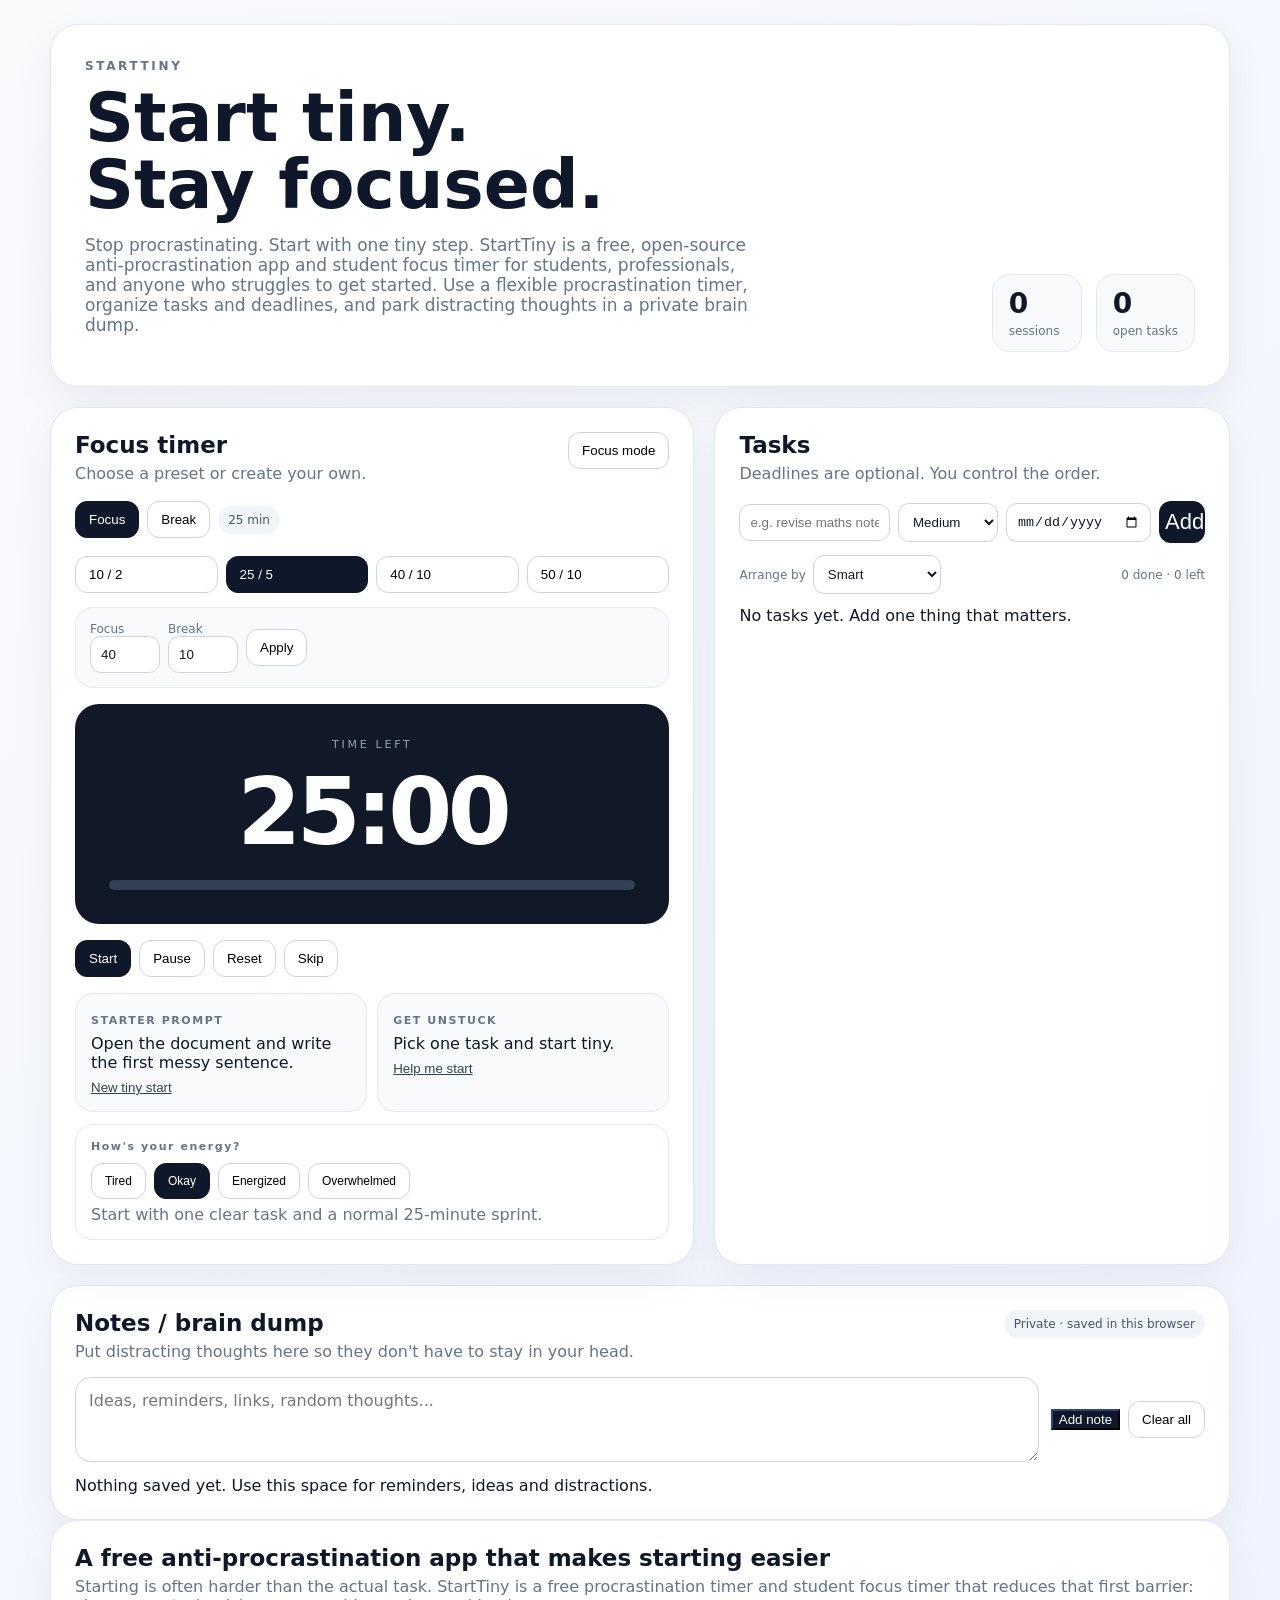
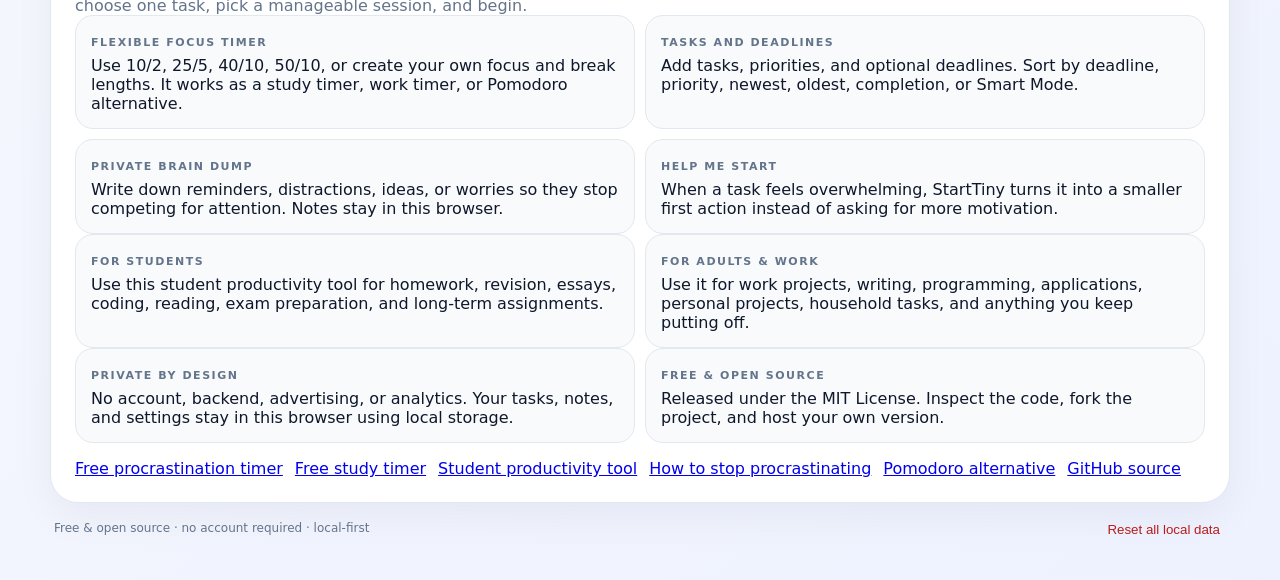
<file: index.html>
<!doctype html>
<html lang="en">
<head>
  <meta charset="utf-8">
  <meta name="viewport" content="width=device-width,initial-scale=1">
  <meta name="theme-color" content="#111827">
  <title>StartTiny — Free Procrastination Timer & Anti-Procrastination App</title>
  <meta name="description" content="Free procrastination timer and anti-procrastination app for students and adults. StartTiny is an open-source student focus timer with tasks, deadlines, brain-dump notes, and custom sessions. No account required.">
  <meta name="robots" content="index, follow, max-image-preview:large, max-snippet:-1, max-video-preview:-1">
  <link rel="canonical" href="https://g4hio.github.io/starttiny/">
  <meta property="og:type" content="website">
  <meta property="og:title" content="StartTiny — Free Procrastination Timer & Anti-Procrastination App">
  <meta property="og:description" content="A free, open-source focus and anti-procrastination tool for students, professionals, and anyone who struggles to get started.">
  <meta property="og:url" content="https://g4hio.github.io/starttiny/">
  <meta property="og:site_name" content="StartTiny">
  <meta name="twitter:card" content="summary">
  <meta name="twitter:title" content="StartTiny — Free Procrastination Timer">
  <meta name="twitter:description" content="Free, private, open-source anti-procrastination app with a flexible student focus timer, tasks, and a brain dump.">
  <link rel="stylesheet" href="styles.css">
</head>
<body>
  <main class="app-shell">
    <header class="hero">
      <div>
        <div class="eyebrow">STARTTINY</div>
        <h1>Start tiny.<br>Stay focused.</h1>
        <p>Stop procrastinating. Start with one tiny step. StartTiny is a free, open-source anti-procrastination app and student focus timer for students, professionals, and anyone who struggles to get started. Use a flexible procrastination timer, organize tasks and deadlines, and park distracting thoughts in a private brain dump.</p>
      </div>
      <div class="header-stats">
        <div><strong id="sessionCount">0</strong><span>sessions</span></div>
        <div><strong id="openCount">0</strong><span>open tasks</span></div>
      </div>
    </header>

    <section class="grid">
      <section class="panel timer-panel">
        <div class="panel-head">
          <div>
            <h2>Focus timer</h2>
            <p>Choose a preset or create your own.</p>
          </div>
          <button id="focusModeBtn" class="ghost-btn">Focus mode</button>
        </div>

        <div class="mode-row">
          <button class="mode-btn active" data-mode="focus">Focus</button>
          <button class="mode-btn" data-mode="break">Break</button>
          <span id="durationLabel" class="pill">25 min</span>
        </div>

        <div class="presets">
          <button data-focus="10" data-break="2">10 / 2</button>
          <button class="selected" data-focus="25" data-break="5">25 / 5</button>
          <button data-focus="40" data-break="10">40 / 10</button>
          <button data-focus="50" data-break="10">50 / 10</button>
        </div>

        <div class="custom-row">
          <label>Focus <input id="customFocus" type="number" min="1" max="240" value="40"></label>
          <label>Break <input id="customBreak" type="number" min="1" max="120" value="10"></label>
          <button id="applyCustom">Apply</button>
        </div>

        <div class="timer-card">
          <div class="timer-caption">TIME LEFT</div>
          <div id="timerDisplay">25:00</div>
          <div class="progress-track"><div id="timerProgress"></div></div>
        </div>

        <div class="action-row">
          <button id="startBtn" class="primary">Start</button>
          <button id="pauseBtn">Pause</button>
          <button id="resetBtn">Reset</button>
          <button id="skipBtn" class="ghost-btn">Skip</button>
        </div>

        <div class="helper-grid">
          <article>
            <span>STARTER PROMPT</span>
            <p id="promptText">Open the document and write the first messy sentence.</p>
            <button id="newPrompt" class="link-btn">New tiny start</button>
          </article>
          <article>
            <span>GET UNSTUCK</span>
            <p id="unstuckText">Pick one task and start tiny.</p>
            <button id="helpBtn" class="link-btn">Help me start</button>
          </article>
        </div>

        <div class="energy">
          <div class="energy-title">How's your energy?</div>
          <div class="energy-buttons">
            <button data-energy="tired">Tired</button>
            <button data-energy="okay" class="selected">Okay</button>
            <button data-energy="energized">Energized</button>
            <button data-energy="overwhelmed">Overwhelmed</button>
          </div>
          <p id="energyTip">Start with one clear task and a normal 25-minute sprint.</p>
        </div>
      </section>

      <section class="panel tasks-panel">
        <div class="panel-head">
          <div>
            <h2>Tasks</h2>
            <p>Deadlines are optional. You control the order.</p>
          </div>
        </div>

        <div class="task-input-row">
          <input id="taskInput" placeholder="e.g. revise maths notes" maxlength="200">
          <select id="priorityInput">
            <option value="high">High</option>
            <option value="medium" selected>Medium</option>
            <option value="low">Low</option>
          </select>
          <input id="deadlineInput" type="date" aria-label="Deadline">
          <button id="addTask">Add</button>
        </div>

        <div class="sort-row">
          <label>Arrange by
            <select id="sortSelect">
              <option value="smart">Smart</option>
              <option value="deadline">Deadline</option>
              <option value="priority">Priority</option>
              <option value="newest">Newest added</option>
              <option value="oldest">Oldest added</option>
              <option value="completion">Completion</option>
            </select>
          </label>
          <span id="taskSummary">0 done · 0 left</span>
        </div>

        <div id="taskList" class="task-list"></div>
      </section>
    </section>

    <section class="panel notes-panel">
      <div class="panel-head">
        <div>
          <h2>Notes / brain dump</h2>
          <p>Put distracting thoughts here so they don't have to stay in your head.</p>
        </div>
        <span class="local-badge">Private · saved in this browser</span>
      </div>
      <div class="note-input-row">
        <textarea id="noteInput" rows="3" maxlength="1000" placeholder="Ideas, reminders, links, random thoughts..."></textarea>
        <div class="note-actions">
          <button id="addNote" class="primary">Add note</button>
          <button id="clearNotes" class="ghost-btn">Clear all</button>
        </div>
      </div>
      <div id="noteList" class="note-list"></div>
    </section>

    <section class="panel info-panel" aria-labelledby="about-starttiny">
      <div class="panel-head">
        <div>
          <h2 id="about-starttiny">A free anti-procrastination app that makes starting easier</h2>
          <p>Starting is often harder than the actual task. StartTiny is a free procrastination timer and student focus timer that reduces that first barrier: choose one task, pick a manageable session, and begin.</p>
        </div>
      </div>
      <div class="helper-grid">
        <article>
          <span>FLEXIBLE FOCUS TIMER</span>
          <p>Use 10/2, 25/5, 40/10, 50/10, or create your own focus and break lengths. It works as a study timer, work timer, or Pomodoro alternative.</p>
        </article>
        <article>
          <span>TASKS AND DEADLINES</span>
          <p>Add tasks, priorities, and optional deadlines. Sort by deadline, priority, newest, oldest, completion, or Smart Mode.</p>
        </article>
        <article>
          <span>PRIVATE BRAIN DUMP</span>
          <p>Write down reminders, distractions, ideas, or worries so they stop competing for attention. Notes stay in this browser.</p>
        </article>
        <article>
          <span>HELP ME START</span>
          <p>When a task feels overwhelming, StartTiny turns it into a smaller first action instead of asking for more motivation.</p>
        </article>
      </div>
      <div class="helper-grid">
        <article><span>FOR STUDENTS</span><p>Use this student productivity tool for homework, revision, essays, coding, reading, exam preparation, and long-term assignments.</p></article>
        <article><span>FOR ADULTS & WORK</span><p>Use it for work projects, writing, programming, applications, personal projects, household tasks, and anything you keep putting off.</p></article>
      </div>
      <div class="helper-grid">
        <article><span>PRIVATE BY DESIGN</span><p>No account, backend, advertising, or analytics. Your tasks, notes, and settings stay in this browser using local storage.</p></article>
        <article><span>FREE & OPEN SOURCE</span><p>Released under the MIT License. Inspect the code, fork the project, and host your own version.</p></article>
      </div>
      <nav aria-label="StartTiny guides" style="margin-top:1rem;display:flex;gap:.75rem;flex-wrap:wrap">
        <a href="procrastination-timer.html">Free procrastination timer</a>
        <a href="study-timer.html">Free study timer</a>
        <a href="student-productivity.html">Student productivity tool</a>
        <a href="procrastination-help.html">How to stop procrastinating</a>
        <a href="pomodoro-alternative.html">Pomodoro alternative</a>
        <a href="https://github.com/g4hio/starttiny">GitHub source</a>
      </nav>
    </section>

    <footer>
      <span>Free & open source · no account required · local-first</span>
      <button id="clearData" class="danger-link">Reset all local data</button>
    </footer>
  </main>
  <script type="application/ld+json">
  {
    "@context": "https://schema.org",
    "@type": "WebApplication",
    "name": "StartTiny",
    "alternateName": ["Start Tiny", "StartTiny focus timer"],
    "applicationCategory": "ProductivityApplication",
    "operatingSystem": "Web Browser",
    "url": "https://g4hio.github.io/starttiny/",
    "description": "Free procrastination timer and anti-procrastination app for students and adults. Flexible student focus timer, tasks, deadlines, sorting, and a private brain dump. No account required.",
    "isAccessibleForFree": true,
    "offers": {
      "@type": "Offer",
      "price": "0",
      "priceCurrency": "USD"
    },
    "license": "https://opensource.org/licenses/MIT",
    "featureList": [
      "Flexible focus timer",
      "Custom focus and break lengths",
      "Tasks with priorities and optional deadlines",
      "Smart task sorting",
      "Private brain-dump notes",
      "Help Me Start prompts",
      "Focus mode",
      "Energy check",
      "Local-first privacy"
    ]
  }
  </script>
  <script src="app.js"></script>
</body>
</html>
</file>
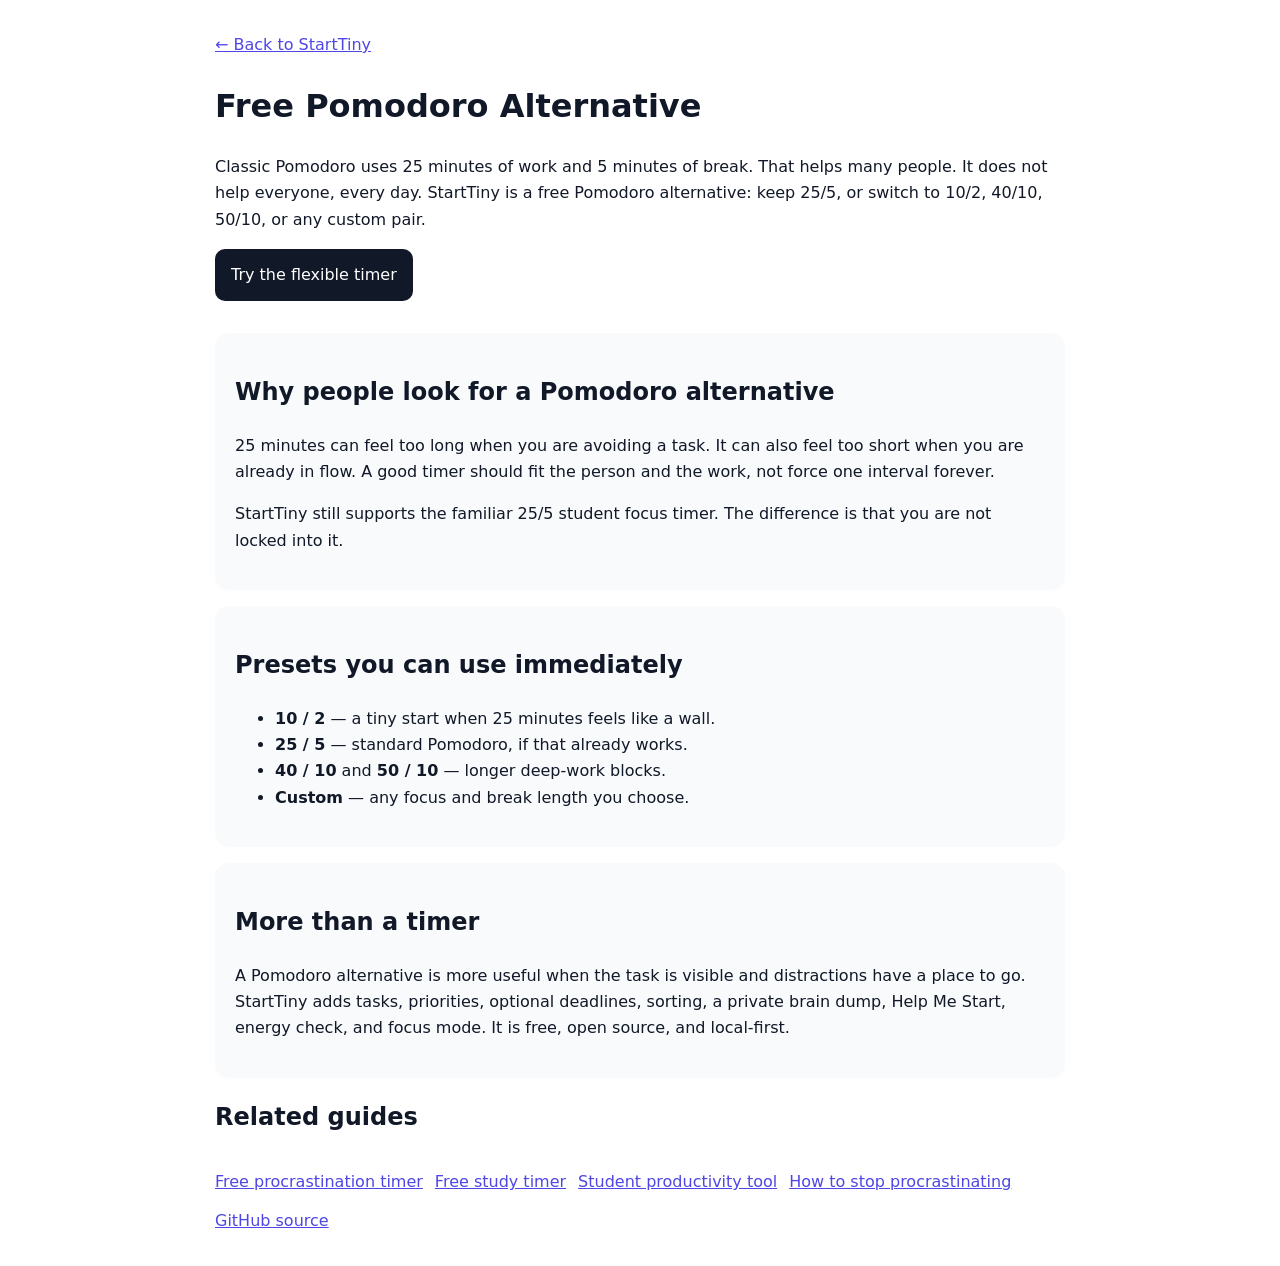
<file: pomodoro-alternative.html>
<!doctype html>
<html lang="en">
<head>
  <meta charset="utf-8">
  <meta name="viewport" content="width=device-width,initial-scale=1">
  <title>Free Pomodoro Alternative with Custom Intervals | StartTiny</title>
  <meta name="description" content="StartTiny is a free Pomodoro alternative. Keep 25/5 if you want, or use 10/2, 40/10, 50/10, or any custom focus and break length. Open-source and private.">
  <meta name="robots" content="index, follow">
  <link rel="canonical" href="https://g4hio.github.io/starttiny/pomodoro-alternative.html">
  <meta property="og:title" content="Free Pomodoro Alternative with Custom Intervals | StartTiny">
  <meta property="og:description" content="A flexible Pomodoro alternative for people who want custom focus and break lengths instead of one fixed system.">
  <meta property="og:type" content="article">
  <meta property="og:url" content="https://g4hio.github.io/starttiny/pomodoro-alternative.html">
  <style>
    body{font-family:system-ui,-apple-system,Segoe UI,sans-serif;max-width:850px;margin:0 auto;padding:2rem;line-height:1.65;color:#111827}
    a{color:#4f46e5}
    .cta{display:inline-block;padding:.8rem 1rem;background:#111827;color:#fff;border-radius:10px;text-decoration:none}
    header{margin-bottom:2rem}
    article{background:#f8fafc;padding:1.25rem;border-radius:14px;margin:1rem 0}
    nav{display:flex;flex-wrap:wrap;gap:.75rem;margin-top:2rem}
  </style>
</head>
<body>
  <header>
    <a href="index.html">← Back to StartTiny</a>
    <h1>Free Pomodoro Alternative</h1>
    <p>Classic Pomodoro uses 25 minutes of work and 5 minutes of break. That helps many people. It does not help everyone, every day. StartTiny is a free Pomodoro alternative: keep 25/5, or switch to 10/2, 40/10, 50/10, or any custom pair.</p>
    <a class="cta" href="index.html">Try the flexible timer</a>
  </header>
  <article>
    <h2>Why people look for a Pomodoro alternative</h2>
    <p>25 minutes can feel too long when you are avoiding a task. It can also feel too short when you are already in flow. A good timer should fit the person and the work, not force one interval forever.</p>
    <p>StartTiny still supports the familiar 25/5 student focus timer. The difference is that you are not locked into it.</p>
  </article>
  <article>
    <h2>Presets you can use immediately</h2>
    <ul>
      <li><strong>10 / 2</strong> — a tiny start when 25 minutes feels like a wall.</li>
      <li><strong>25 / 5</strong> — standard Pomodoro, if that already works.</li>
      <li><strong>40 / 10</strong> and <strong>50 / 10</strong> — longer deep-work blocks.</li>
      <li><strong>Custom</strong> — any focus and break length you choose.</li>
    </ul>
  </article>
  <article>
    <h2>More than a timer</h2>
    <p>A Pomodoro alternative is more useful when the task is visible and distractions have a place to go. StartTiny adds tasks, priorities, optional deadlines, sorting, a private brain dump, Help Me Start, energy check, and focus mode. It is free, open source, and local-first.</p>
  </article>
  <h2>Related guides</h2>
  <nav>
    <a href="procrastination-timer.html">Free procrastination timer</a>
    <a href="study-timer.html">Free study timer</a>
    <a href="student-productivity.html">Student productivity tool</a>
    <a href="procrastination-help.html">How to stop procrastinating</a>
    <a href="https://github.com/g4hio/starttiny">GitHub source</a>
  </nav>
</body>
</html>
</file>
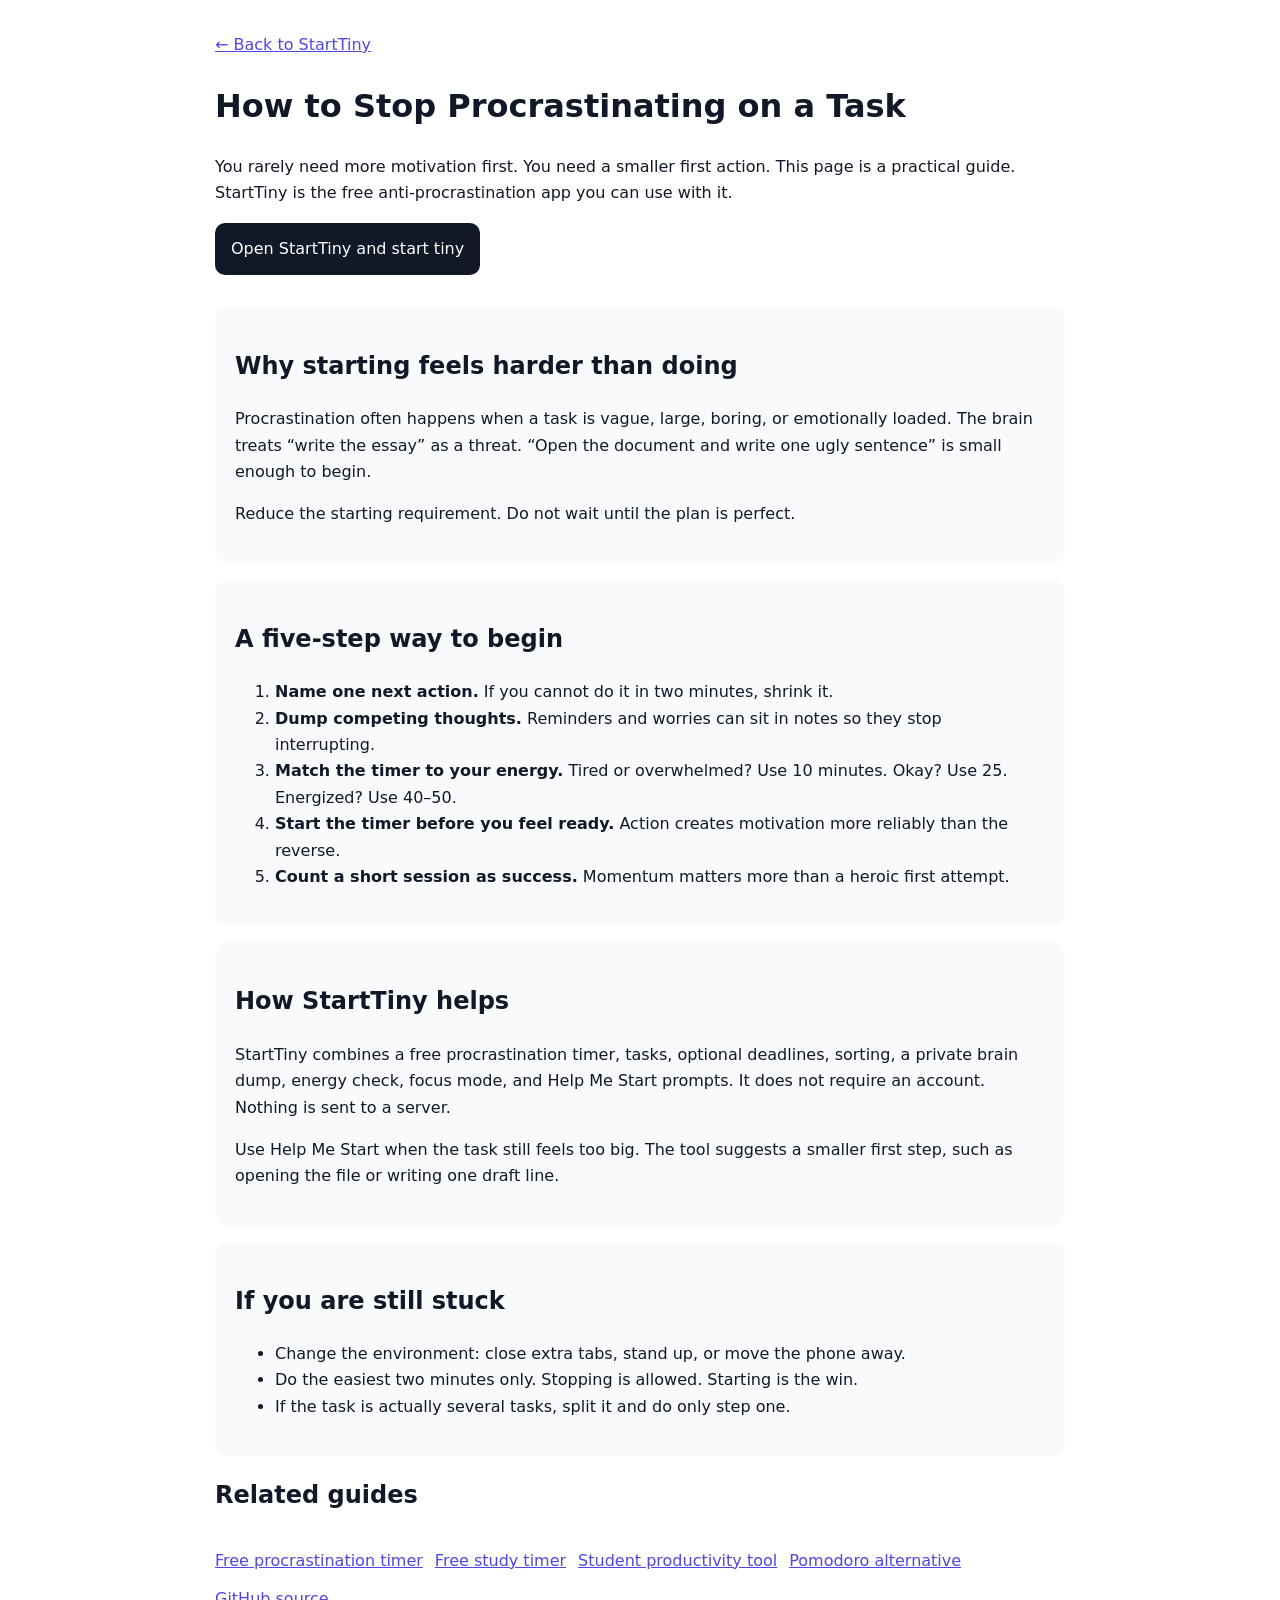
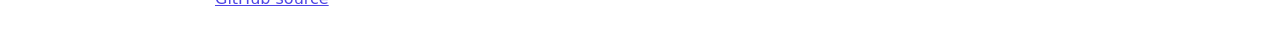
<file: procrastination-help.html>
<!doctype html>
<html lang="en">
<head>
  <meta charset="utf-8">
  <meta name="viewport" content="width=device-width,initial-scale=1">
  <title>How to Stop Procrastinating on a Task | StartTiny</title>
  <meta name="description" content="Practical ways to stop procrastinating on a task: shrink the first step, start a short timer, dump distractions, and begin before you feel ready. Includes a free anti-procrastination app.">
  <meta name="robots" content="index, follow">
  <link rel="canonical" href="https://g4hio.github.io/starttiny/procrastination-help.html">
  <meta property="og:title" content="How to Stop Procrastinating on a Task | StartTiny">
  <meta property="og:description" content="A short guide to making a task easier to start, plus a free open-source anti-procrastination app.">
  <meta property="og:type" content="article">
  <meta property="og:url" content="https://g4hio.github.io/starttiny/procrastination-help.html">
  <style>
    body{font-family:system-ui,-apple-system,Segoe UI,sans-serif;max-width:850px;margin:0 auto;padding:2rem;line-height:1.65;color:#111827}
    a{color:#4f46e5}
    .cta{display:inline-block;padding:.8rem 1rem;background:#111827;color:#fff;border-radius:10px;text-decoration:none}
    header{margin-bottom:2rem}
    article{background:#f8fafc;padding:1.25rem;border-radius:14px;margin:1rem 0}
    nav{display:flex;flex-wrap:wrap;gap:.75rem;margin-top:2rem}
  </style>
</head>
<body>
  <header>
    <a href="index.html">← Back to StartTiny</a>
    <h1>How to Stop Procrastinating on a Task</h1>
    <p>You rarely need more motivation first. You need a smaller first action. This page is a practical guide. StartTiny is the free anti-procrastination app you can use with it.</p>
    <a class="cta" href="index.html">Open StartTiny and start tiny</a>
  </header>
  <article>
    <h2>Why starting feels harder than doing</h2>
    <p>Procrastination often happens when a task is vague, large, boring, or emotionally loaded. The brain treats “write the essay” as a threat. “Open the document and write one ugly sentence” is small enough to begin.</p>
    <p>Reduce the starting requirement. Do not wait until the plan is perfect.</p>
  </article>
  <article>
    <h2>A five-step way to begin</h2>
    <ol>
      <li><strong>Name one next action.</strong> If you cannot do it in two minutes, shrink it.</li>
      <li><strong>Dump competing thoughts.</strong> Reminders and worries can sit in notes so they stop interrupting.</li>
      <li><strong>Match the timer to your energy.</strong> Tired or overwhelmed? Use 10 minutes. Okay? Use 25. Energized? Use 40–50.</li>
      <li><strong>Start the timer before you feel ready.</strong> Action creates motivation more reliably than the reverse.</li>
      <li><strong>Count a short session as success.</strong> Momentum matters more than a heroic first attempt.</li>
    </ol>
  </article>
  <article>
    <h2>How StartTiny helps</h2>
    <p>StartTiny combines a free procrastination timer, tasks, optional deadlines, sorting, a private brain dump, energy check, focus mode, and Help Me Start prompts. It does not require an account. Nothing is sent to a server.</p>
    <p>Use Help Me Start when the task still feels too big. The tool suggests a smaller first step, such as opening the file or writing one draft line.</p>
  </article>
  <article>
    <h2>If you are still stuck</h2>
    <ul>
      <li>Change the environment: close extra tabs, stand up, or move the phone away.</li>
      <li>Do the easiest two minutes only. Stopping is allowed. Starting is the win.</li>
      <li>If the task is actually several tasks, split it and do only step one.</li>
    </ul>
  </article>
  <h2>Related guides</h2>
  <nav>
    <a href="procrastination-timer.html">Free procrastination timer</a>
    <a href="study-timer.html">Free study timer</a>
    <a href="student-productivity.html">Student productivity tool</a>
    <a href="pomodoro-alternative.html">Pomodoro alternative</a>
    <a href="https://github.com/g4hio/starttiny">GitHub source</a>
  </nav>
</body>
</html>
</file>
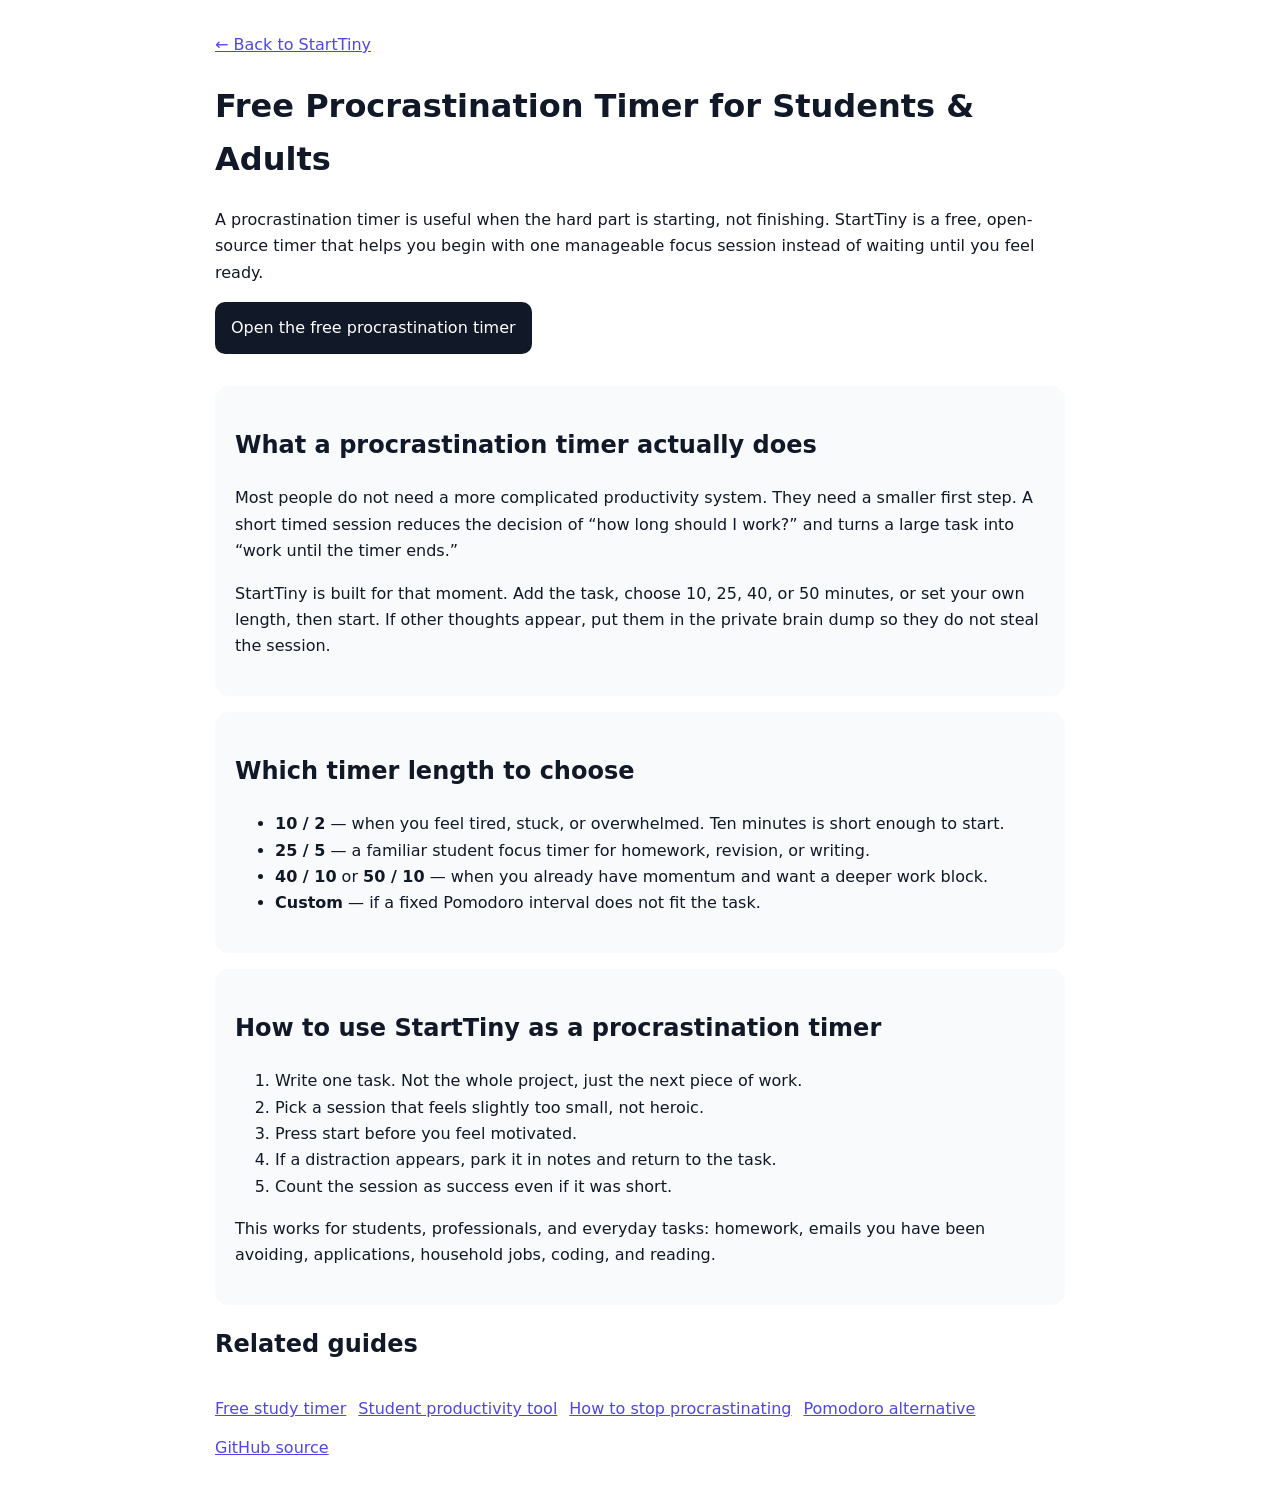
<file: procrastination-timer.html>
<!doctype html>
<html lang="en">
<head>
  <meta charset="utf-8">
  <meta name="viewport" content="width=device-width,initial-scale=1">
  <title>Free Procrastination Timer for Students & Adults | StartTiny</title>
  <meta name="description" content="Use StartTiny as a free procrastination timer. Choose 10/2, 25/5, 40/10, 50/10, or custom focus sessions, then start with one tiny step. No account required.">
  <meta name="robots" content="index, follow">
  <link rel="canonical" href="https://g4hio.github.io/starttiny/procrastination-timer.html">
  <meta property="og:title" content="Free Procrastination Timer for Students & Adults | StartTiny">
  <meta property="og:description" content="A free, open-source procrastination timer with custom sessions, tasks, and a private brain dump.">
  <meta property="og:type" content="article">
  <meta property="og:url" content="https://g4hio.github.io/starttiny/procrastination-timer.html">
  <style>
    body{font-family:system-ui,-apple-system,Segoe UI,sans-serif;max-width:850px;margin:0 auto;padding:2rem;line-height:1.65;color:#111827}
    a{color:#4f46e5}
    .cta{display:inline-block;padding:.8rem 1rem;background:#111827;color:#fff;border-radius:10px;text-decoration:none}
    header{margin-bottom:2rem}
    article{background:#f8fafc;padding:1.25rem;border-radius:14px;margin:1rem 0}
    nav{display:flex;flex-wrap:wrap;gap:.75rem;margin-top:2rem}
  </style>
</head>
<body>
  <header>
    <a href="index.html">← Back to StartTiny</a>
    <h1>Free Procrastination Timer for Students & Adults</h1>
    <p>A procrastination timer is useful when the hard part is starting, not finishing. StartTiny is a free, open-source timer that helps you begin with one manageable focus session instead of waiting until you feel ready.</p>
    <a class="cta" href="index.html">Open the free procrastination timer</a>
  </header>
  <article>
    <h2>What a procrastination timer actually does</h2>
    <p>Most people do not need a more complicated productivity system. They need a smaller first step. A short timed session reduces the decision of “how long should I work?” and turns a large task into “work until the timer ends.”</p>
    <p>StartTiny is built for that moment. Add the task, choose 10, 25, 40, or 50 minutes, or set your own length, then start. If other thoughts appear, put them in the private brain dump so they do not steal the session.</p>
  </article>
  <article>
    <h2>Which timer length to choose</h2>
    <ul>
      <li><strong>10 / 2</strong> — when you feel tired, stuck, or overwhelmed. Ten minutes is short enough to start.</li>
      <li><strong>25 / 5</strong> — a familiar student focus timer for homework, revision, or writing.</li>
      <li><strong>40 / 10</strong> or <strong>50 / 10</strong> — when you already have momentum and want a deeper work block.</li>
      <li><strong>Custom</strong> — if a fixed Pomodoro interval does not fit the task.</li>
    </ul>
  </article>
  <article>
    <h2>How to use StartTiny as a procrastination timer</h2>
    <ol>
      <li>Write one task. Not the whole project, just the next piece of work.</li>
      <li>Pick a session that feels slightly too small, not heroic.</li>
      <li>Press start before you feel motivated.</li>
      <li>If a distraction appears, park it in notes and return to the task.</li>
      <li>Count the session as success even if it was short.</li>
    </ol>
    <p>This works for students, professionals, and everyday tasks: homework, emails you have been avoiding, applications, household jobs, coding, and reading.</p>
  </article>
  <h2>Related guides</h2>
  <nav>
    <a href="study-timer.html">Free study timer</a>
    <a href="student-productivity.html">Student productivity tool</a>
    <a href="procrastination-help.html">How to stop procrastinating</a>
    <a href="pomodoro-alternative.html">Pomodoro alternative</a>
    <a href="https://github.com/g4hio/starttiny">GitHub source</a>
  </nav>
</body>
</html>
</file>
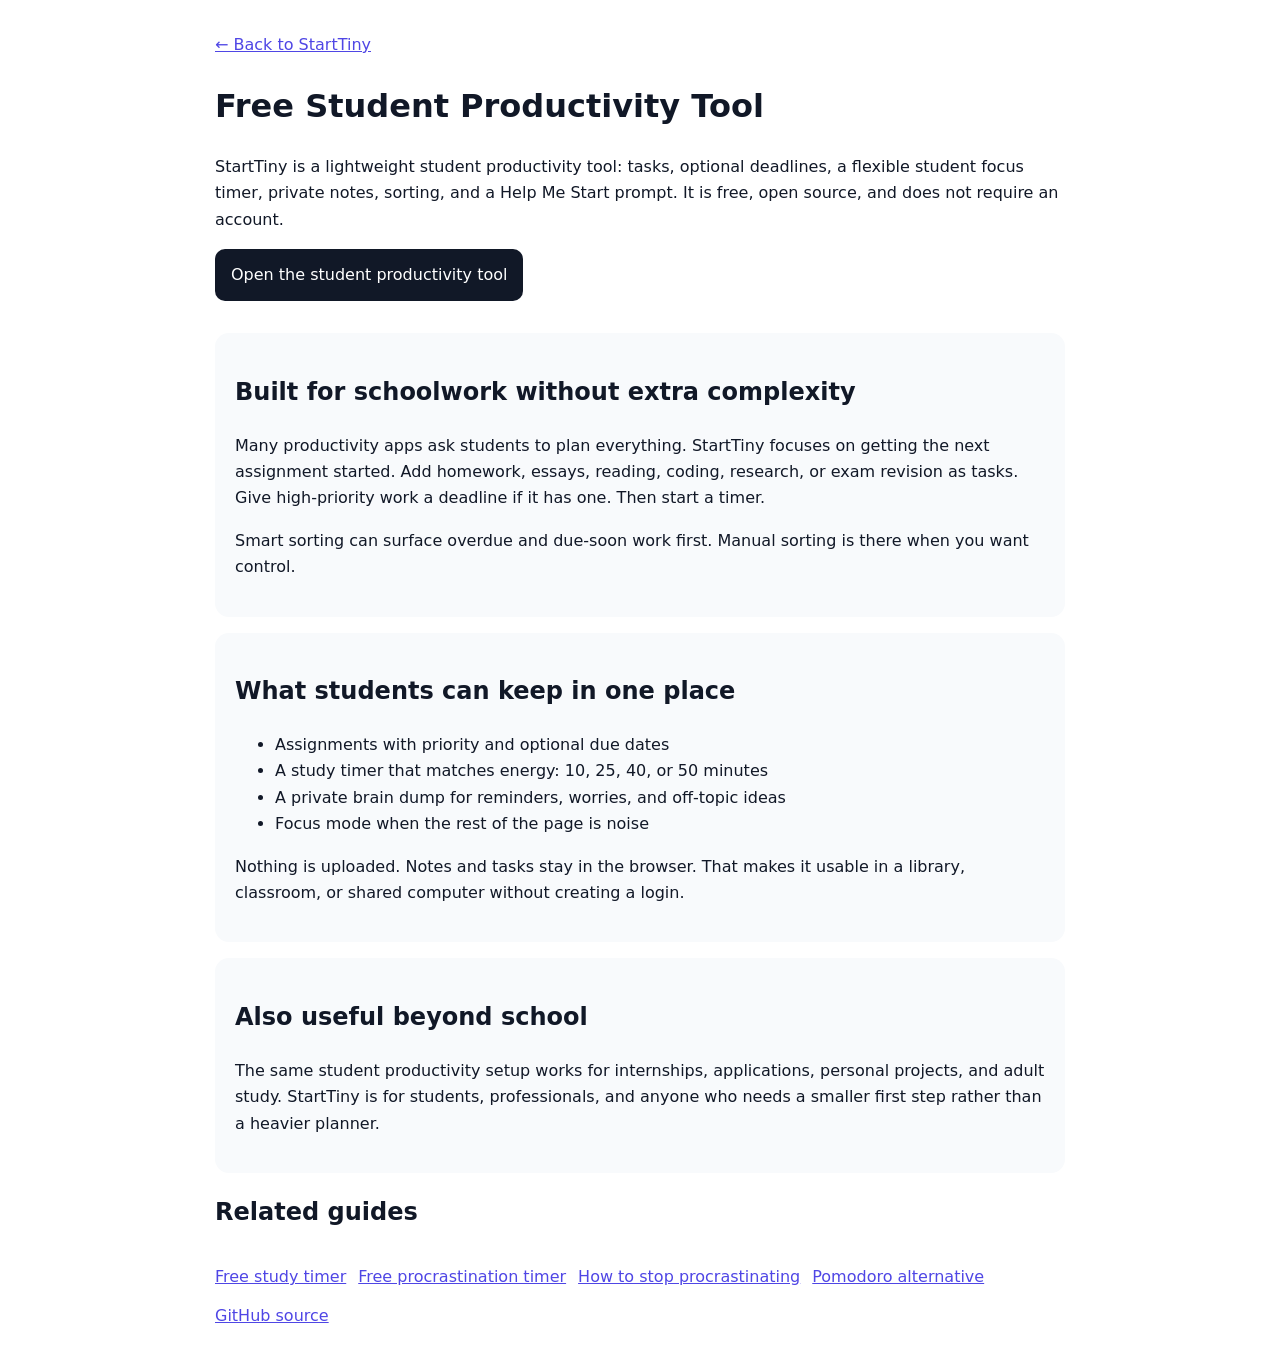
<file: student-productivity.html>
<!doctype html>
<html lang="en">
<head>
  <meta charset="utf-8">
  <meta name="viewport" content="width=device-width,initial-scale=1">
  <title>Free Student Productivity Tool | StartTiny</title>
  <meta name="description" content="StartTiny is a free student productivity tool with tasks, deadlines, a student focus timer, private notes, sorting, and Help Me Start prompts. No account or ads.">
  <meta name="robots" content="index, follow">
  <link rel="canonical" href="https://g4hio.github.io/starttiny/student-productivity.html">
  <meta property="og:title" content="Free Student Productivity Tool | StartTiny">
  <meta property="og:description" content="Tasks, deadlines, flexible focus timers, and a private brain dump for students — free and open source.">
  <meta property="og:type" content="article">
  <meta property="og:url" content="https://g4hio.github.io/starttiny/student-productivity.html">
  <style>
    body{font-family:system-ui,-apple-system,Segoe UI,sans-serif;max-width:850px;margin:0 auto;padding:2rem;line-height:1.65;color:#111827}
    a{color:#4f46e5}
    .cta{display:inline-block;padding:.8rem 1rem;background:#111827;color:#fff;border-radius:10px;text-decoration:none}
    header{margin-bottom:2rem}
    article{background:#f8fafc;padding:1.25rem;border-radius:14px;margin:1rem 0}
    nav{display:flex;flex-wrap:wrap;gap:.75rem;margin-top:2rem}
  </style>
</head>
<body>
  <header>
    <a href="index.html">← Back to StartTiny</a>
    <h1>Free Student Productivity Tool</h1>
    <p>StartTiny is a lightweight student productivity tool: tasks, optional deadlines, a flexible student focus timer, private notes, sorting, and a Help Me Start prompt. It is free, open source, and does not require an account.</p>
    <a class="cta" href="index.html">Open the student productivity tool</a>
  </header>
  <article>
    <h2>Built for schoolwork without extra complexity</h2>
    <p>Many productivity apps ask students to plan everything. StartTiny focuses on getting the next assignment started. Add homework, essays, reading, coding, research, or exam revision as tasks. Give high-priority work a deadline if it has one. Then start a timer.</p>
    <p>Smart sorting can surface overdue and due-soon work first. Manual sorting is there when you want control.</p>
  </article>
  <article>
    <h2>What students can keep in one place</h2>
    <ul>
      <li>Assignments with priority and optional due dates</li>
      <li>A study timer that matches energy: 10, 25, 40, or 50 minutes</li>
      <li>A private brain dump for reminders, worries, and off-topic ideas</li>
      <li>Focus mode when the rest of the page is noise</li>
    </ul>
    <p>Nothing is uploaded. Notes and tasks stay in the browser. That makes it usable in a library, classroom, or shared computer without creating a login.</p>
  </article>
  <article>
    <h2>Also useful beyond school</h2>
    <p>The same student productivity setup works for internships, applications, personal projects, and adult study. StartTiny is for students, professionals, and anyone who needs a smaller first step rather than a heavier planner.</p>
  </article>
  <h2>Related guides</h2>
  <nav>
    <a href="study-timer.html">Free study timer</a>
    <a href="procrastination-timer.html">Free procrastination timer</a>
    <a href="procrastination-help.html">How to stop procrastinating</a>
    <a href="pomodoro-alternative.html">Pomodoro alternative</a>
    <a href="https://github.com/g4hio/starttiny">GitHub source</a>
  </nav>
</body>
</html>
</file>
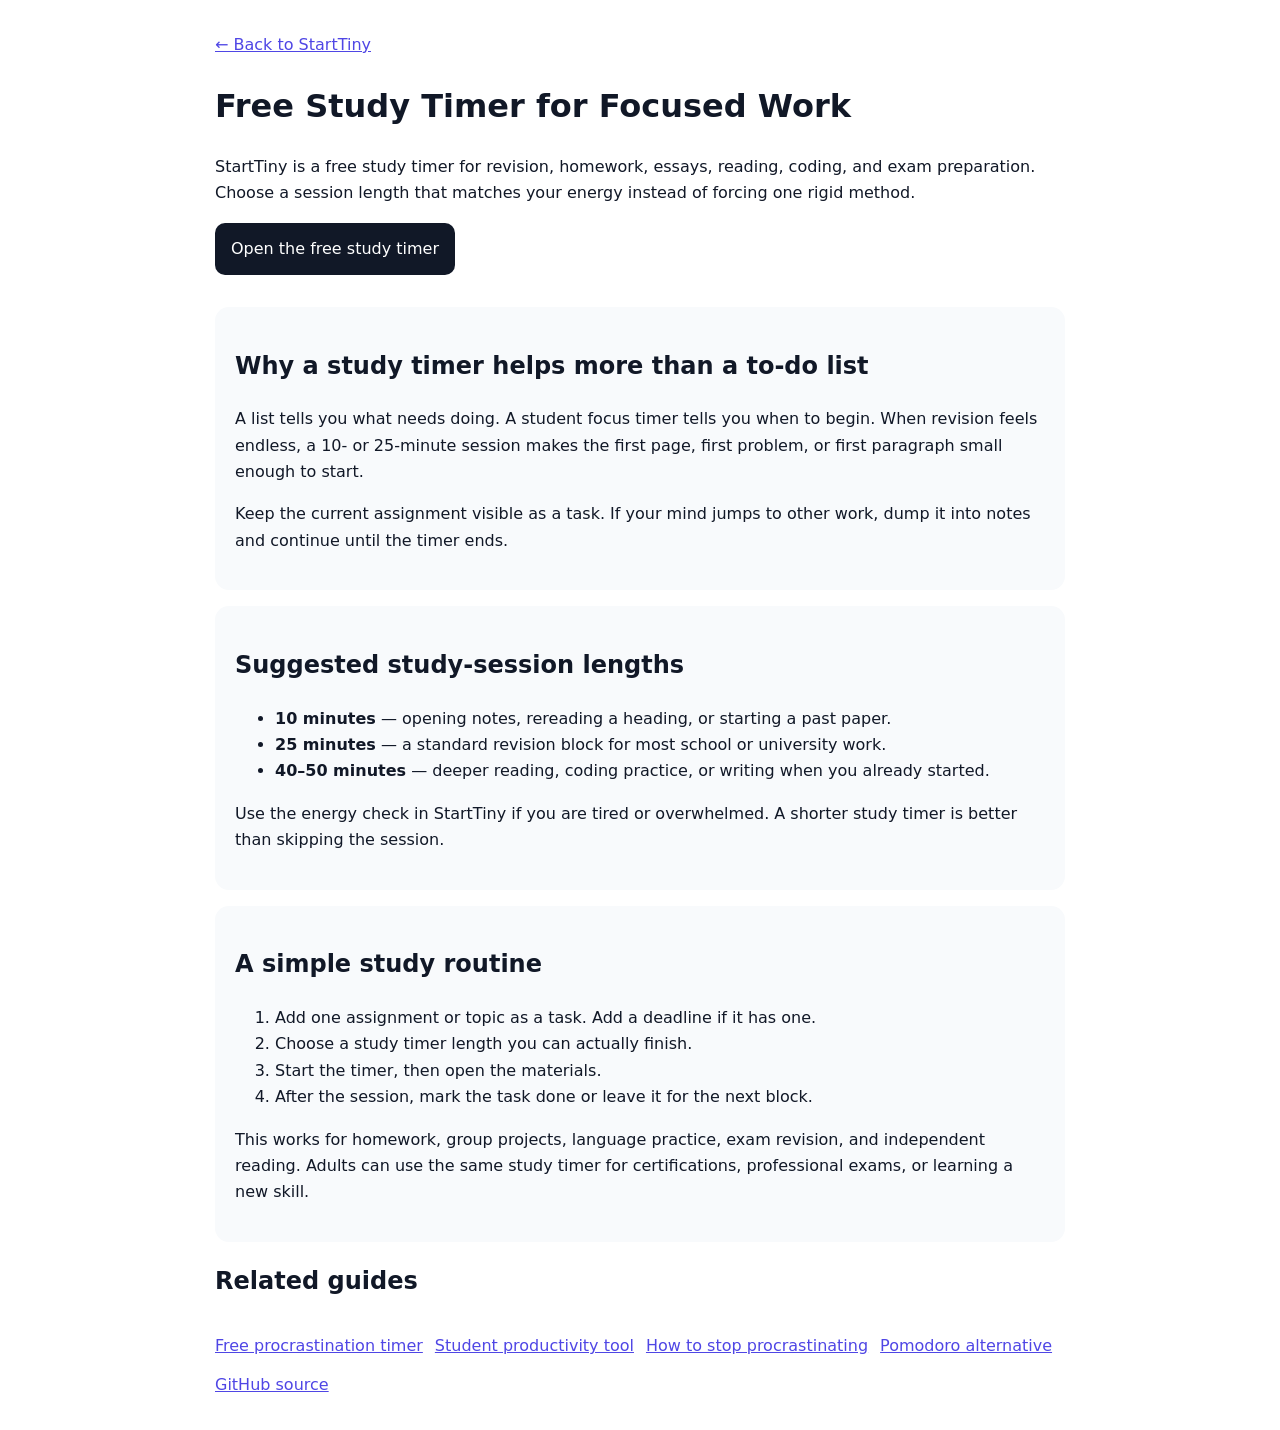
<file: study-timer.html>
<!doctype html>
<html lang="en">
<head>
  <meta charset="utf-8">
  <meta name="viewport" content="width=device-width,initial-scale=1">
  <title>Free Study Timer for Homework, Revision & Exams | StartTiny</title>
  <meta name="description" content="Free study timer and student focus timer for homework, revision, essays, reading, coding, and exam preparation. Custom study sessions, no account required.">
  <meta name="robots" content="index, follow">
  <link rel="canonical" href="https://g4hio.github.io/starttiny/study-timer.html">
  <meta property="og:title" content="Free Study Timer for Homework, Revision & Exams | StartTiny">
  <meta property="og:description" content="A free student focus timer with custom study-session lengths, tasks, and a private brain dump.">
  <meta property="og:type" content="article">
  <meta property="og:url" content="https://g4hio.github.io/starttiny/study-timer.html">
  <style>
    body{font-family:system-ui,-apple-system,Segoe UI,sans-serif;max-width:850px;margin:0 auto;padding:2rem;line-height:1.65;color:#111827}
    a{color:#4f46e5}
    .cta{display:inline-block;padding:.8rem 1rem;background:#111827;color:#fff;border-radius:10px;text-decoration:none}
    header{margin-bottom:2rem}
    article{background:#f8fafc;padding:1.25rem;border-radius:14px;margin:1rem 0}
    nav{display:flex;flex-wrap:wrap;gap:.75rem;margin-top:2rem}
  </style>
</head>
<body>
  <header>
    <a href="index.html">← Back to StartTiny</a>
    <h1>Free Study Timer for Focused Work</h1>
    <p>StartTiny is a free study timer for revision, homework, essays, reading, coding, and exam preparation. Choose a session length that matches your energy instead of forcing one rigid method.</p>
    <a class="cta" href="index.html">Open the free study timer</a>
  </header>
  <article>
    <h2>Why a study timer helps more than a to-do list</h2>
    <p>A list tells you what needs doing. A student focus timer tells you when to begin. When revision feels endless, a 10- or 25-minute session makes the first page, first problem, or first paragraph small enough to start.</p>
    <p>Keep the current assignment visible as a task. If your mind jumps to other work, dump it into notes and continue until the timer ends.</p>
  </article>
  <article>
    <h2>Suggested study-session lengths</h2>
    <ul>
      <li><strong>10 minutes</strong> — opening notes, rereading a heading, or starting a past paper.</li>
      <li><strong>25 minutes</strong> — a standard revision block for most school or university work.</li>
      <li><strong>40–50 minutes</strong> — deeper reading, coding practice, or writing when you already started.</li>
    </ul>
    <p>Use the energy check in StartTiny if you are tired or overwhelmed. A shorter study timer is better than skipping the session.</p>
  </article>
  <article>
    <h2>A simple study routine</h2>
    <ol>
      <li>Add one assignment or topic as a task. Add a deadline if it has one.</li>
      <li>Choose a study timer length you can actually finish.</li>
      <li>Start the timer, then open the materials.</li>
      <li>After the session, mark the task done or leave it for the next block.</li>
    </ol>
    <p>This works for homework, group projects, language practice, exam revision, and independent reading. Adults can use the same study timer for certifications, professional exams, or learning a new skill.</p>
  </article>
  <h2>Related guides</h2>
  <nav>
    <a href="procrastination-timer.html">Free procrastination timer</a>
    <a href="student-productivity.html">Student productivity tool</a>
    <a href="procrastination-help.html">How to stop procrastinating</a>
    <a href="pomodoro-alternative.html">Pomodoro alternative</a>
    <a href="https://github.com/g4hio/starttiny">GitHub source</a>
  </nav>
</body>
</html>
</file>
<file: styles.css>
*{box-sizing:border-box}html,body{margin:0;min-height:100%;font-family:Inter,ui-sans-serif,system-ui,-apple-system,BlinkMacSystemFont,"Segoe UI",sans-serif;background:linear-gradient(135deg,#f8fafc,#eef2ff);color:#0f172a}body{padding:24px}.app-shell{max-width:1180px;margin:0 auto}.hero{background:#fff;border:1px solid #e2e8f0;border-radius:28px;padding:34px;display:flex;justify-content:space-between;gap:24px;align-items:flex-end;box-shadow:0 14px 40px rgba(15,23,42,.06)}.eyebrow{font-size:12px;letter-spacing:.22em;font-weight:800;color:#64748b}.hero h1{font-size:clamp(38px,6vw,68px);line-height:.98;margin:12px 0}.hero p{max-width:680px;color:#64748b;font-size:17px}.header-stats{display:flex;gap:14px}.header-stats div{min-width:90px;background:#f8fafc;border:1px solid #e2e8f0;border-radius:18px;padding:12px 16px}.header-stats strong{display:block;font-size:28px}.header-stats span{font-size:12px;color:#64748b}.grid{display:grid;grid-template-columns:1.25fr 1fr;gap:20px;margin-top:20px}.panel{background:#fff;border:1px solid #e2e8f0;border-radius:28px;padding:24px;box-shadow:0 14px 40px rgba(15,23,42,.05)}.panel-head{display:flex;justify-content:space-between;gap:16px;align-items:flex-start}.panel h2{margin:0;font-size:23px}.panel p{margin:6px 0 0;color:#64748b}.mode-row,.action-row,.sort-row,.task-input-row,.custom-row,.note-actions,.energy-buttons,.presets{display:flex;gap:8px;align-items:center;flex-wrap:wrap}.mode-row{margin:18px 0}.mode-btn,.presets button,.energy-buttons button,.action-row button,.custom-row button,.sort-row select{border:1px solid #cbd5e1;background:#fff;border-radius:12px;padding:10px 13px;cursor:pointer}.mode-btn.active,.selected{background:#0f172a!important;color:#fff!important;border-color:#0f172a!important}.pill,.local-badge{font-size:12px;padding:7px 10px;border-radius:999px;background:#f1f5f9;color:#475569}.presets{display:grid;grid-template-columns:repeat(4,1fr);margin-bottom:14px}.presets button{text-align:left}.custom-row{padding:14px;background:#f8fafc;border:1px solid #e2e8f0;border-radius:18px}.custom-row label{font-size:12px;color:#64748b}.custom-row input,.task-input-row input,.task-input-row select,.sort-row select{display:block;border:1px solid #cbd5e1;border-radius:11px;padding:10px;background:#fff;color:#0f172a}.timer-card{background:#111827;color:#fff;border-radius:24px;padding:34px;text-align:center;margin:16px 0}.timer-caption{font-size:11px;letter-spacing:.25em;color:#94a3b8}.timer-card #timerDisplay{font-size:clamp(58px,9vw,92px);font-weight:750;letter-spacing:-.05em;font-variant-numeric:tabular-nums;margin:8px 0 14px}.progress-track{height:10px;background:#334155;border-radius:99px;overflow:hidden}.progress-track div{height:100%;width:0;background:#fff;border-radius:99px;transition:width .2s}.primary{background:#0f172a!important;color:#fff!important;border-color:#0f172a!important}.ghost-btn{background:transparent;border:1px solid #cbd5e1;border-radius:12px;padding:10px 13px;cursor:pointer}.action-row{margin-bottom:16px}.helper-grid{display:grid;grid-template-columns:1fr 1fr;gap:10px}.helper-grid article{padding:15px;border:1px solid #e2e8f0;border-radius:18px;background:#f8fafc}.helper-grid span,.energy-title{font-size:11px;font-weight:800;letter-spacing:.14em;color:#64748b}.helper-grid p{color:#0f172a}.link-btn{background:none;border:0;padding:0;margin-top:8px;color:#334155;text-decoration:underline;cursor:pointer}.energy{margin-top:12px;padding:15px;border:1px solid #e2e8f0;border-radius:18px;background:#fff}.energy-buttons{margin-top:10px}.energy-buttons button{font-size:12px}.task-input-row{margin:18px 0 12px;display:grid;grid-template-columns:1fr 100px 145px 46px}.task-input-row input,.task-input-row select{width:100%}.task-input-row button{border:0;border-radius:12px;background:#0f172a;color:#fff;font-size:22px;height:42px;cursor:pointer}.sort-row{justify-content:space-between;color:#64748b;font-size:12px;margin-bottom:12px}.sort-row label{display:flex;gap:7px;align-items:center}.task-list{display:flex;flex-direction:column;gap:8px;max-height:430px;overflow:auto}.task-item{border:1px solid #e2e8f0;border-radius:18px;padding:13px;display:grid;grid-template-columns:auto 1fr auto;gap:10px;align-items:start}.task-check{width:20px;height:20px;margin-top:3px}.task-title{font-weight:650}.task-item.done .task-title{text-decoration:line-through;color:#94a3b8}.task-meta{display:flex;gap:6px;flex-wrap:wrap;margin-top:6px}.meta{font-size:11px;padding:4px 7px;border-radius:999px;background:#f1f5f9;color:#475569}.meta.overdue{background:#fee2e2;color:#991b1b}.meta.today{background:#ffedd5;color:#9a3412}.task-delete,.note-delete{border:0;background:transparent;color:#94a3b8;cursor:pointer}.notes-panel{margin-top:20px}.note-input-row{display:grid;grid-template-columns:1fr auto;gap:12px;margin-top:16px}.note-input-row textarea{resize:vertical;border:1px solid #cbd5e1;border-radius:16px;padding:13px;font:inherit}.note-list{display:grid;grid-template-columns:repeat(auto-fit,minmax(240px,1fr));gap:10px;margin-top:14px}.note-card{border:1px solid #e2e8f0;border-radius:18px;padding:15px;background:#fffbeb;min-height:90px;position:relative}.note-card p{white-space:pre-wrap;color:#334155;padding-right:24px}.note-delete{position:absolute;right:10px;top:10px}footer{display:flex;justify-content:space-between;gap:12px;padding:18px 4px;color:#64748b;font-size:12px}.danger-link{border:0;background:transparent;color:#b91c1c;cursor:pointer}.focus-only .tasks-panel,.focus-only .notes-panel,.focus-only footer,.focus-only .hero .header-stats{display:none}.focus-only .grid{grid-template-columns:1fr}.focus-only .timer-panel{min-height:calc(100vh - 80px)}@media(max-width:900px){body{padding:12px}.grid{grid-template-columns:1fr}.hero{align-items:flex-start;flex-direction:column}.header-stats{width:100%}.header-stats div{flex:1}.presets{grid-template-columns:repeat(2,1fr)}.task-input-row{grid-template-columns:1fr 100px}.task-input-row input[type=date]{grid-column:1}.task-input-row button{grid-column:2;grid-row:2}.helper-grid{grid-template-columns:1fr}.note-input-row{grid-template-columns:1fr}.note-actions{justify-content:flex-end}footer{flex-direction:column}}
</file>
